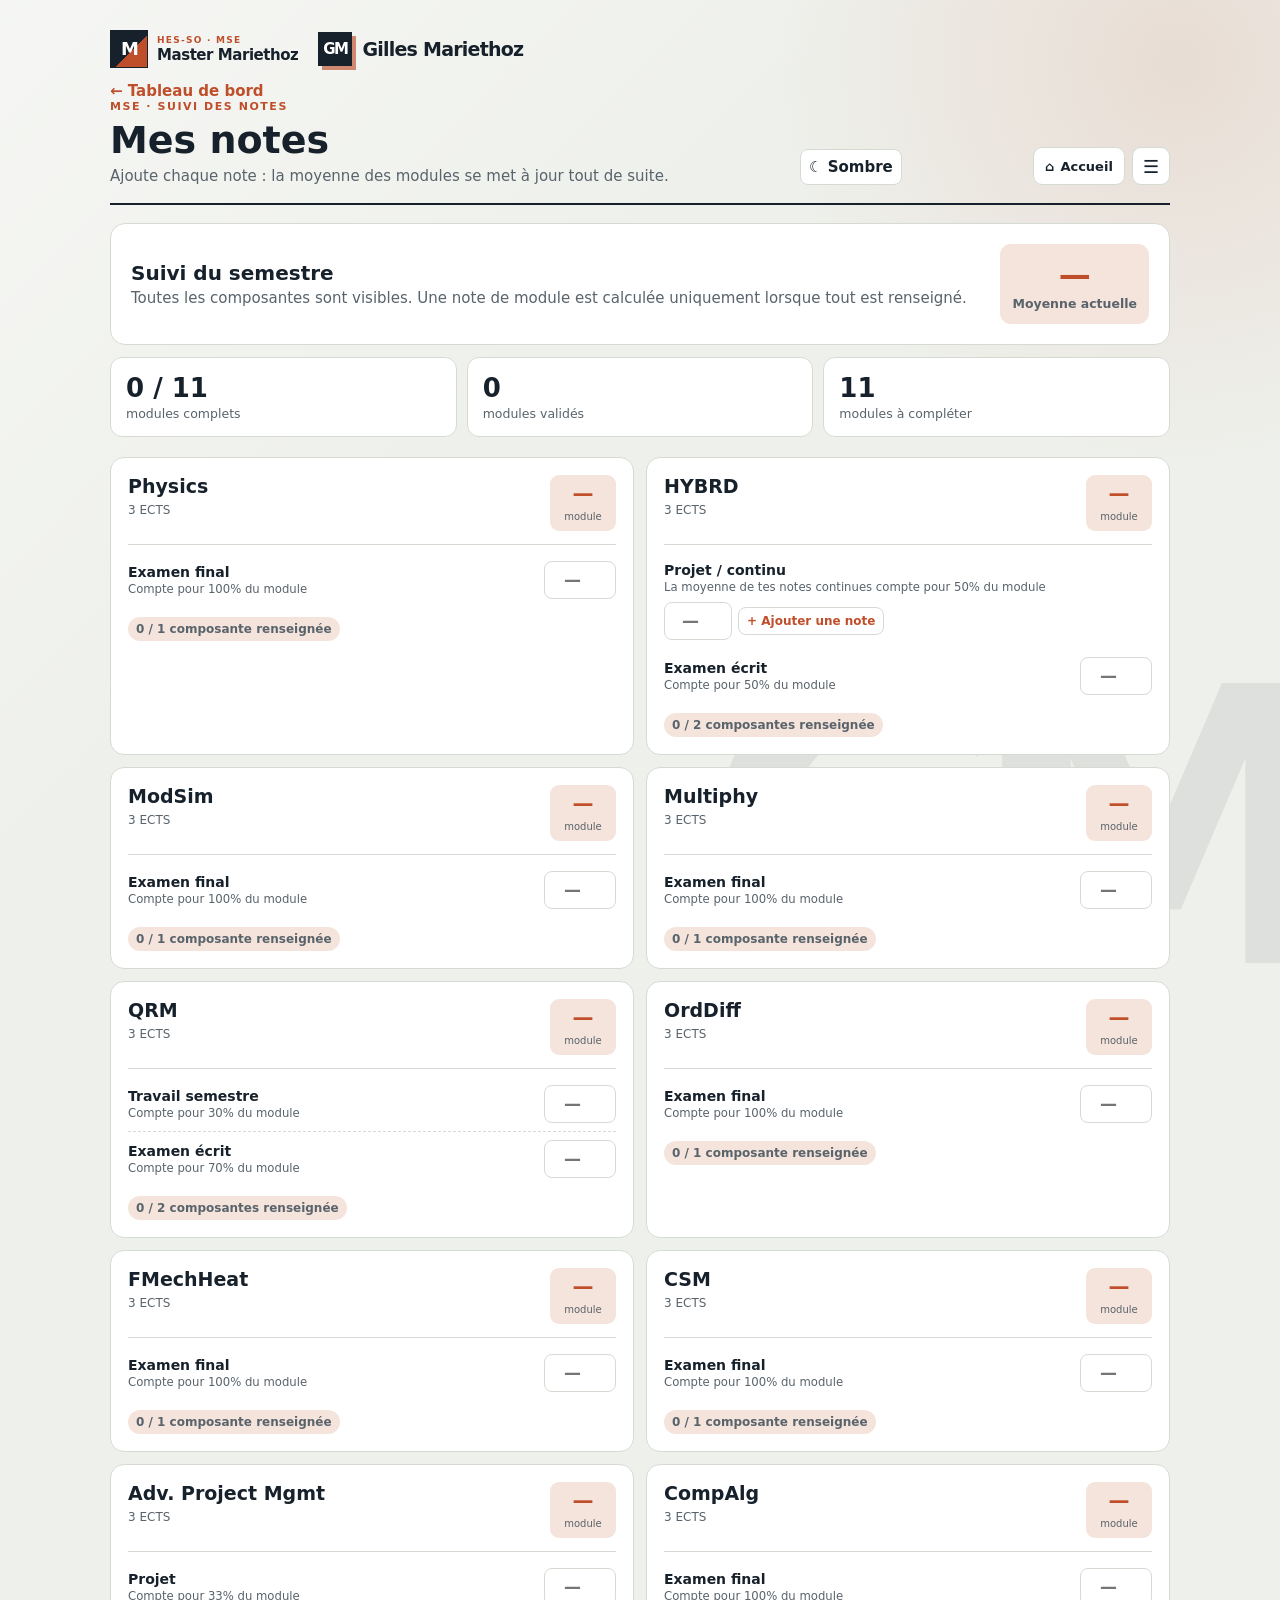
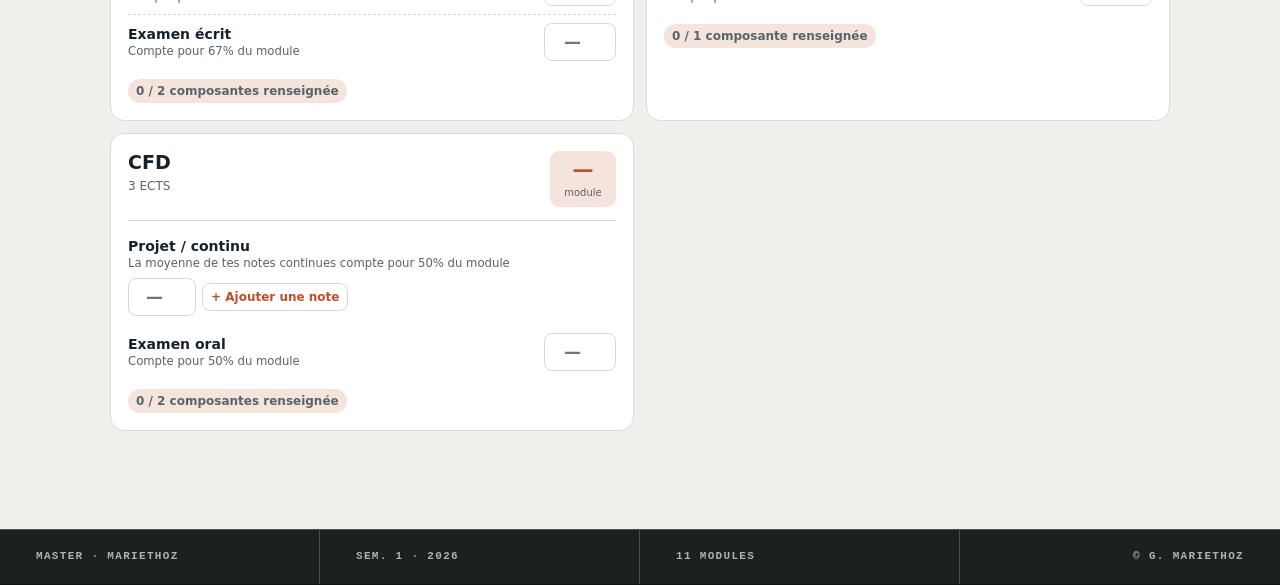
<file: notes.html>
<!doctype html><html lang="fr"><meta charset="utf-8"><meta name="viewport" content="width=device-width,initial-scale=1"><meta name="theme-color" content="#17212b"><link rel="manifest" href="manifest.json"><link rel="icon" href="icon.svg" type="image/svg+xml"><title>Notes · MSE</title><style>
:root{--bg:#eef0eb;--card:#fff;--ink:#17212b;--muted:#59636b;--line:#d5dad3;--a:#bf4f2b;--soft:#f5e4dc;--ok:#356d45;--warn:#a86e18}html[data-theme=dark]{--bg:#151b18;--card:#202722;--ink:#e7ece5;--muted:#aeb8ad;--line:#3a463d;--a:#ec875f;--soft:#482f26;--ok:#9aca9c;--warn:#e5bd68}*{box-sizing:border-box}body{margin:0;background:var(--bg);color:var(--ink);font:15px system-ui,-apple-system,sans-serif}.w{max-width:1100px;margin:auto;padding:30px 20px 70px}header{display:flex;justify-content:space-between;align-items:end;gap:15px;flex-wrap:wrap;border-bottom:2px solid var(--ink);padding-bottom:18px}a{color:var(--a)}.ey{font-size:11px;color:var(--a);font-weight:800;letter-spacing:.14em}h1{font-size:38px;margin:5px 0}.muted,small{color:var(--muted)}button,input{font:inherit;color:var(--ink);background:var(--card);border:1px solid var(--line);border-radius:8px;padding:8px}.btn{font-weight:700;cursor:pointer}.back{font-weight:700;text-decoration:none}.hero{display:flex;justify-content:space-between;align-items:center;gap:20px;background:var(--card);border:1px solid var(--line);border-radius:15px;padding:20px;margin-top:18px}.hero h2{margin:0 0 4px;font-size:20px}.hero-score{min-width:128px;text-align:center;padding:12px;border-radius:11px;background:var(--soft)}.hero-score b{display:block;font-size:32px;color:var(--a)}.hero-score small{font-weight:700}.stats{display:grid;grid-template-columns:repeat(3,1fr);gap:10px;margin:12px 0 20px}.stat{background:var(--card);border:1px solid var(--line);border-radius:12px;padding:15px}.stat b{font-size:26px;display:block}.stat small{display:block;margin-top:3px}.modules{display:grid;grid-template-columns:repeat(2,minmax(0,1fr));gap:12px}.module{background:var(--card);border:1px solid var(--line);border-radius:14px;padding:17px}.module-head{display:flex;justify-content:space-between;gap:10px;align-items:start;padding-bottom:13px;border-bottom:1px solid var(--line)}.module h2{font-size:19px;margin:0 0 3px}.ects{font-size:12px;color:var(--muted)}.grade{min-width:66px;text-align:center;padding:7px;border-radius:9px;background:var(--soft);color:var(--a)}.grade b{display:block;font-size:21px}.grade small{font-size:10px}.components{padding-top:8px}.component{display:grid;grid-template-columns:1fr 72px;gap:9px;align-items:center;padding:8px 0}.component+.component{border-top:1px dashed var(--line)}.component label{font-size:14px;font-weight:650}.component label small{display:block;font-weight:400;margin-top:2px}.mark{width:72px;text-align:center;font-weight:700;font-size:17px}.continuous{display:block;padding:9px 0}.continuous label{display:block;font-size:14px;font-weight:650}.continuous label small{display:block;font-weight:400;margin-top:2px}.marks-row{display:flex;gap:6px;align-items:center;flex-wrap:wrap;margin-top:8px}.marks-row .mark{width:68px}.add-mark{padding:6px 8px;color:var(--a);font-size:12px;font-weight:700;cursor:pointer}.status{display:inline-block;margin-top:10px;padding:5px 8px;border-radius:999px;background:var(--soft);color:var(--muted);font-size:12px;font-weight:700}.status.ok{color:var(--ok)}.status.warn{color:var(--warn)}@media(max-width:720px){.modules{grid-template-columns:1fr}.hero{align-items:flex-start}.stats{grid-template-columns:1fr 1fr}}@media(max-width:430px){.w{padding:22px 14px}.stats{grid-template-columns:1fr}.hero-score{min-width:95px}h1{font-size:32px}}
</style><body><main class="w"><header><div><a class="back" href="index.html">← Tableau de bord</a><div class="ey">MSE · SUIVI DES NOTES</div><h1>Mes notes</h1><div class="muted">Ajoute chaque note : la moyenne des modules se met à jour tout de suite.</div></div><button class="btn" id="theme">☾ Sombre</button></header><section class="hero"><div><h2>Suivi du semestre</h2><div class="muted">Toutes les composantes sont visibles. Une note de module est calculée uniquement lorsque tout est renseigné.</div></div><div class="hero-score"><b id="avg">—</b><small>Moyenne actuelle</small></div></section><section class="stats"><div class="stat"><b id="complete">0 / 11</b><small>modules complets</small></div><div class="stat"><b id="valid">0</b><small>modules validés</small></div><div class="stat"><b id="remaining">11</b><small>modules à compléter</small></div></section><section class="modules" id="modules" aria-label="Modules et composantes"></section></main><script>
const M=[['Physics',[['Examen final',1]]],['HYBRD',[['Projet / continu',.5,true],['Examen écrit',.5]]],['ModSim',[['Examen final',1]]],['Multiphy',[['Examen final',1]]],['QRM',[['Travail semestre',.3],['Examen écrit',.7]]],['OrdDiff',[['Examen final',1]]],['FMechHeat',[['Examen final',1]]],['CSM',[['Examen final',1]]],['Adv. Project Mgmt',[['Projet',1/3],['Examen écrit',2/3]]],['CompAlg',[['Examen final',1]]],['CFD',[['Projet / continu',.5,true],['Examen oral',.5]]]];
let G=JSON.parse(localStorage.getItem('mse.marks')||'{}');
function save(){localStorage.setItem('mse.marks',JSON.stringify(G))}
const valid=value=>+value>=1&&+value<=6;
const noteList=value=>Array.isArray(value)?value:(value===undefined||value===''?[]:[value]);
function render(){let sum=0,done=0,passed=0,finals={};modules.innerHTML='';M.forEach(([name,parts],i)=>{const values=G[i]||{};const gradeFor=(part,j)=>{const [,weight,multi]=part;const list=multi?noteList(values[j]):[values[j]];return list.length&&list.every(valid)?list.reduce((total,value)=>total+(+value),0)/list.length:null};const scores=parts.map(gradeFor);const filled=scores.filter(score=>score!==null).length;const complete=filled===parts.length;const grade=complete?parts.reduce((total,[,weight],j)=>total+scores[j]*weight,0):null;if(complete){sum+=grade;done++;finals[i]=grade;if(grade>=4)passed++}const lines=parts.map(([label,weight,multi],j)=>{if(!multi)return `<div class="component"><label for="mark-${i}-${j}">${label}<small>Compte pour ${Math.round(weight*100)}% du module</small></label><input class="mark" id="mark-${i}-${j}" data-i="${i}" data-j="${j}" type="number" min="1" max="6" step="0.1" inputmode="decimal" placeholder="—" value="${values[j]??''}"></div>`;const list=noteList(values[j]);const inputs=(list.length?list:['']).map((value,k)=>`<input class="mark" data-i="${i}" data-j="${j}" data-k="${k}" type="number" min="1" max="6" step="0.1" inputmode="decimal" placeholder="—" value="${value}">`).join('');return `<div class="continuous"><label>${label}<small>La moyenne de tes notes continues compte pour ${Math.round(weight*100)}% du module</small></label><div class="marks-row">${inputs}<button class="add-mark" data-add="${i}" data-part="${j}" type="button">+ Ajouter une note</button></div></div>`}).join('');const status=complete?(grade>=4?'<span class="status ok">✓ Module validé</span>':'<span class="status warn">À consolider</span>'):`<span class="status">${filled} / ${parts.length} composante${parts.length>1?'s':''} renseignée${filled>1?'s':''}</span>`;modules.innerHTML+=`<article class="module"><div class="module-head"><div><h2>${name}</h2><span class="ects">3 ECTS</span></div><div class="grade"><b>${grade===null?'—':grade.toFixed(2)}</b><small>module</small></div></div><div class="components">${lines}</div>${status}</article>`});avg.textContent=done?(sum/done).toFixed(2):'—';complete.textContent=`${done} / 11`;valid.textContent=passed;remaining.textContent=11-done;localStorage.setItem('mse.grades',JSON.stringify(finals));document.querySelectorAll('.mark').forEach(input=>input.onchange=()=>{const {i,j,k}=input.dataset;G[i]??={};if(k===undefined){if(input.value==='')delete G[i][j];else G[i][j]=input.value}else{const list=noteList(G[i][j]);if(input.value==='')list.splice(+k,1);else list[+k]=input.value;G[i][j]=list}save();render()});document.querySelectorAll('[data-add]').forEach(button=>button.onclick=()=>{const {add,part}=button.dataset;G[add]??={};G[add][part]=noteList(G[add][part]);G[add][part].push('');save();render()})}
function paintTheme(){const current=localStorage.getItem('mse.theme')==='dark'?'dark':'light';document.documentElement.dataset.theme=current;theme.textContent=current==='light'?'☾ Sombre':'☀︎ Clair'}theme.onclick=()=>{localStorage.setItem('mse.theme',localStorage.getItem('mse.theme')==='dark'?'light':'dark');paintTheme()};paintTheme();render();
</script><script src="branding.js"></script></body></html>
</file>
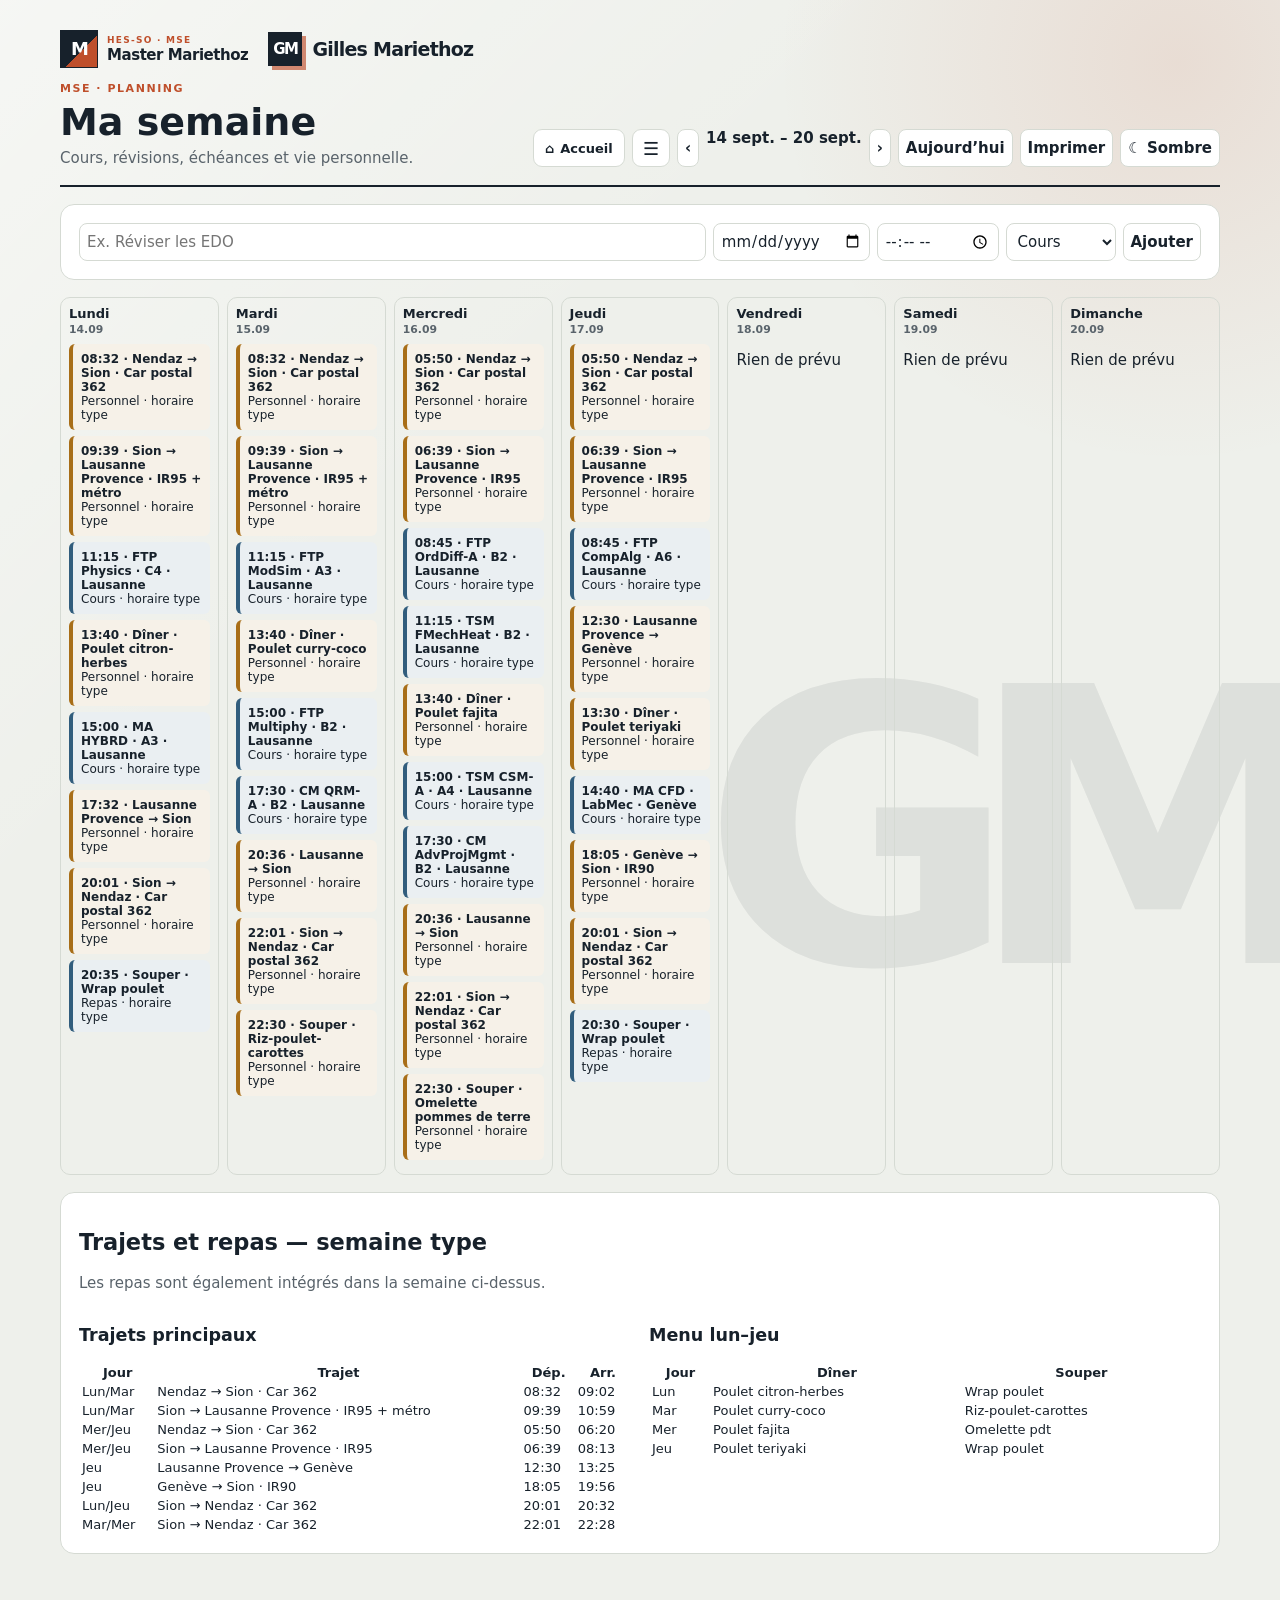
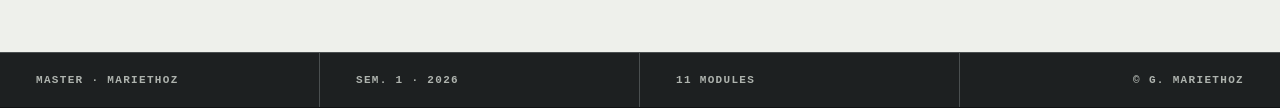
<file: planning.html>
<!doctype html><html lang="fr"><meta charset="utf-8"><meta name="viewport" content="width=device-width,initial-scale=1"><meta name="theme-color" content="#17212b"><link rel="manifest" href="manifest.json"><link rel="icon" href="icon.svg" type="image/svg+xml"><title>Planning · MSE</title><script defer src="planning-details.js"></script><script defer src="recurring-planning.js"></script><script defer src="planning-enhancements.js"></script><style>
:root{--bg:#eef0eb;--card:#fff;--ink:#17212b;--muted:#59636b;--line:#d5dad3;--a:#bf4f2b;--blue:#315d7d;--green:#356d45;--gold:#a86e18}html[data-theme=dark]{--bg:#151b18;--card:#202722;--ink:#e7ece5;--muted:#aeb8ad;--line:#3a463d;--a:#ec875f;--blue:#9ac4e0;--green:#9aca9c;--gold:#e5bd68}*{box-sizing:border-box}body{margin:0;background:var(--bg);color:var(--ink);font:15px system-ui}.w{max-width:1200px;margin:auto;padding:30px 20px 70px}header{display:flex;justify-content:space-between;align-items:end;gap:12px;flex-wrap:wrap;border-bottom:2px solid var(--ink);padding-bottom:18px}a{color:var(--a)}.ey{font-size:11px;font-weight:800;color:var(--a);letter-spacing:.14em}h1{font-size:38px;margin:5px 0}.muted{color:var(--muted)}button,input,select{font:inherit;color:var(--ink);background:var(--card);border:1px solid var(--line);border-radius:8px;padding:7px}.btn{font-weight:700;cursor:pointer}.controls,.form{display:flex;gap:7px;flex-wrap:wrap}.panel{background:var(--card);border:1px solid var(--line);border-radius:14px;padding:18px;margin-top:17px}.form input:first-child{flex:1;min-width:200px}.week{display:grid;grid-template-columns:repeat(7,1fr);gap:8px;margin-top:17px}.day{min-height:330px;border:1px solid var(--line);border-radius:10px;padding:8px}.day h2{font-size:13px;margin:0 0 8px}.day small{color:var(--muted)}.event{margin:6px 0;padding:8px;border-left:4px solid var(--blue);background:color-mix(in srgb,var(--blue) 10%,var(--card));border-radius:6px;font-size:12px}.event.revision{border-color:var(--green);background:color-mix(in srgb,var(--green) 10%,var(--card))}.event.échéance{border-color:var(--a);background:color-mix(in srgb,var(--a) 10%,var(--card))}.event.personnel{border-color:var(--gold);background:color-mix(in srgb,var(--gold) 10%,var(--card))}.event b{display:block}.event button{float:right;border:0;background:none;padding:0;color:var(--a);cursor:pointer}@media(max-width:850px){.week{grid-template-columns:repeat(2,1fr)}}
</style><body><main class="w"><header><div><a href="index.html">← Tableau de bord</a><div class="ey">MSE · PLANNING</div><h1>Ma semaine</h1><div class="muted">Cours, révisions, échéances et vie personnelle.</div></div><div class="controls"><button id="prev" class="btn">‹</button><b id="range"></b><button id="next" class="btn">›</button><button id="today" class="btn">Aujourd’hui</button><button id="theme" class="btn">☾ Sombre</button></div></header><section class="panel"><div class="form"><input id="title" placeholder="Ex. Réviser les EDO"><input id="date" type="date"><input id="time" type="time"><select id="kind"><option>Cours</option><option>Révision</option><option>Échéance</option><option>Personnel</option></select><button id="add" class="btn">Ajouter</button></div></section><section class="week" id="week"></section></main><script>
let events=JSON.parse(localStorage.getItem('mse.events')||'[]');function monday(d){d=new Date(d);d.setDate(d.getDate()-((d.getDay()+6)%7));d.setHours(0,0,0,0);return d}let start=monday(new Date());const iso=d=>d.toISOString().slice(0,10);const cls=x=>x.toLowerCase().replace('é','e');function save(){localStorage.setItem('mse.events',JSON.stringify(events))}function draw(){const end=new Date(start);end.setDate(end.getDate()+6);range.textContent=start.toLocaleDateString('fr-CH',{day:'2-digit',month:'short'})+' – '+end.toLocaleDateString('fr-CH',{day:'2-digit',month:'short'});week.innerHTML='';['Lundi','Mardi','Mercredi','Jeudi','Vendredi','Samedi','Dimanche'].forEach((name,i)=>{let d=new Date(start);d.setDate(d.getDate()+i);let box=document.createElement('article');box.className='day';box.innerHTML=`<h2>${name}<br><small>${d.toLocaleDateString('fr-CH',{day:'2-digit',month:'2-digit'})}</small></h2>`;events.filter(e=>e.date===iso(d)).sort((a,b)=>(a.time||'').localeCompare(b.time||'')).forEach((e,idx)=>{let el=document.createElement('div');el.className='event '+cls(e.kind);el.innerHTML=`<button title="Supprimer">×</button><b>${e.time||'—'} · ${e.title}</b>${e.kind}`;el.querySelector('button').onclick=()=>{events.splice(events.indexOf(e),1);save();draw()};box.append(el)});week.append(box)})}add.onclick=()=>{if(!title.value.trim()||!date.value)return;events.push({title:title.value.trim(),date:date.value,time:time.value,kind:kind.value});title.value='';time.value='';save();draw()};prev.onclick=()=>{start.setDate(start.getDate()-7);draw()};next.onclick=()=>{start.setDate(start.getDate()+7);draw()};today.onclick=()=>{start=monday(new Date());draw()};function paint(){let t=localStorage.getItem('mse.theme')||'light';document.documentElement.dataset.theme=t;theme.textContent=t==='light'?'☾ Sombre':'☀︎ Clair'}theme.onclick=()=>{localStorage.setItem('mse.theme',(localStorage.getItem('mse.theme')||'light')==='light'?'dark':'light');paint()};paint();draw();
</script><script>if(events.length===0){events=[{date:'2026-09-14',time:'08:32',title:'Nendaz → Sion · Car postal 362',kind:'Personnel'},{date:'2026-09-14',time:'09:39',title:'Sion → Lausanne Provence · IR95 + métro',kind:'Personnel'},{date:'2026-09-14',time:'11:15',title:'FTP Physics · C4 · Lausanne',kind:'Cours'},{date:'2026-09-14',time:'15:00',title:'MA HYBRD · A3 · Lausanne',kind:'Cours'},{date:'2026-09-14',time:'17:32',title:'Lausanne Provence → Sion',kind:'Personnel'},{date:'2026-09-14',time:'20:01',title:'Sion → Nendaz · Car postal 362',kind:'Personnel'},{date:'2026-09-15',time:'08:32',title:'Nendaz → Sion · Car postal 362',kind:'Personnel'},{date:'2026-09-15',time:'09:39',title:'Sion → Lausanne Provence · IR95 + métro',kind:'Personnel'},{date:'2026-09-15',time:'11:15',title:'FTP ModSim · A3 · Lausanne',kind:'Cours'},{date:'2026-09-15',time:'15:00',title:'FTP Multiphy · B2 · Lausanne',kind:'Cours'},{date:'2026-09-15',time:'17:30',title:'CM QRM-A · B2 · Lausanne',kind:'Cours'},{date:'2026-09-15',time:'20:36',title:'Lausanne → Sion',kind:'Personnel'},{date:'2026-09-15',time:'22:01',title:'Sion → Nendaz · Car postal 362',kind:'Personnel'},{date:'2026-09-16',time:'05:50',title:'Nendaz → Sion · Car postal 362',kind:'Personnel'},{date:'2026-09-16',time:'06:39',title:'Sion → Lausanne Provence · IR95',kind:'Personnel'},{date:'2026-09-16',time:'08:45',title:'FTP OrdDiff-A · B2 · Lausanne',kind:'Cours'},{date:'2026-09-16',time:'11:15',title:'TSM FMechHeat · B2 · Lausanne',kind:'Cours'},{date:'2026-09-16',time:'15:00',title:'TSM CSM-A · A4 · Lausanne',kind:'Cours'},{date:'2026-09-16',time:'17:30',title:'CM AdvProjMgmt · B2 · Lausanne',kind:'Cours'},{date:'2026-09-16',time:'20:36',title:'Lausanne → Sion',kind:'Personnel'},{date:'2026-09-16',time:'22:01',title:'Sion → Nendaz · Car postal 362',kind:'Personnel'},{date:'2026-09-17',time:'05:50',title:'Nendaz → Sion · Car postal 362',kind:'Personnel'},{date:'2026-09-17',time:'06:39',title:'Sion → Lausanne Provence · IR95',kind:'Personnel'},{date:'2026-09-17',time:'08:45',title:'FTP CompAlg · A6 · Lausanne',kind:'Cours'},{date:'2026-09-17',time:'12:30',title:'Lausanne Provence → Genève',kind:'Personnel'},{date:'2026-09-17',time:'14:40',title:'MA CFD · LabMec · Genève',kind:'Cours'},{date:'2026-09-17',time:'18:05',title:'Genève → Sion · IR90',kind:'Personnel'},{date:'2026-09-17',time:'20:01',title:'Sion → Nendaz · Car postal 362',kind:'Personnel'}];save()}start=new Date('2026-09-14T12:00');draw();</script></body></html>
</file>
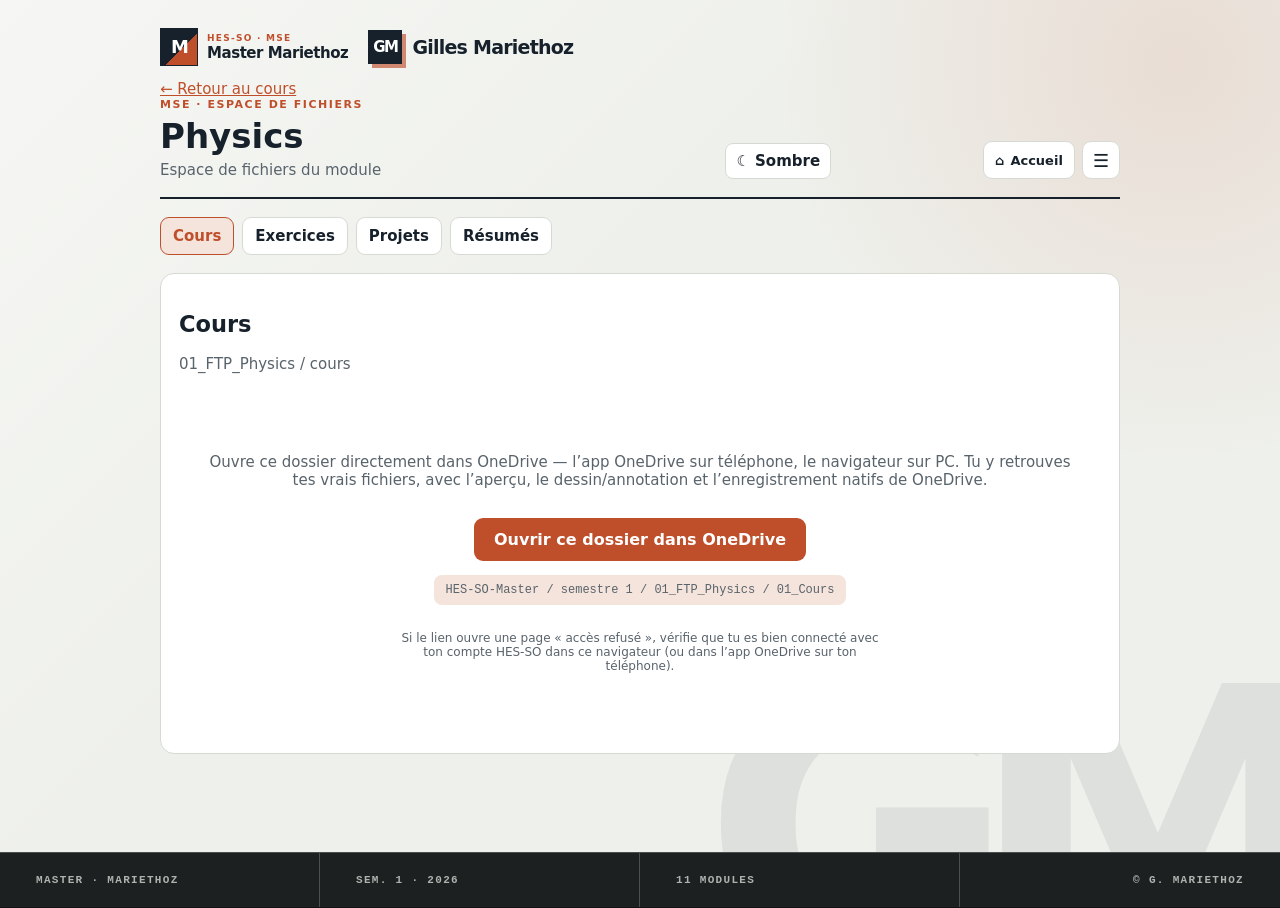
<file: workspace.html>
<!doctype html><html lang="fr"><meta charset="utf-8"><meta name="viewport" content="width=device-width,initial-scale=1"><meta name="theme-color" content="#17212b"><link rel="manifest" href="manifest.json"><link rel="icon" href="icon.svg" type="image/svg+xml"><title>Fichiers · MSE</title><style>
:root{--bg:#eef0eb;--card:#fff;--ink:#17212b;--muted:#59636b;--line:#d5dad3;--a:#bf4f2b;--soft:#f5e4dc}html[data-theme=dark]{--bg:#151b18;--card:#202722;--ink:#e7ece5;--muted:#aeb8ad;--line:#3a463d;--a:#ec875f;--soft:#482f26}*{box-sizing:border-box}body{margin:0;background:var(--bg);color:var(--ink);font:15px system-ui}.w{max-width:1000px;margin:auto;padding:28px 20px 70px}header{display:flex;justify-content:space-between;align-items:end;gap:12px;flex-wrap:wrap;border-bottom:2px solid var(--ink);padding-bottom:18px}a{color:var(--a)}.ey{font-size:11px;color:var(--a);font-weight:800;letter-spacing:.14em}h1{font-size:34px;margin:5px 0}.muted{color:var(--muted)}button{font:inherit;font-weight:700;padding:8px 10px;border:1px solid var(--line);border-radius:8px;background:var(--card);color:var(--ink);cursor:pointer}.tabs{display:flex;gap:8px;flex-wrap:wrap;margin:18px 0}.tab{padding:9px 12px;border:1px solid var(--line);border-radius:9px;background:var(--card);text-decoration:none;color:var(--ink);font-weight:700}.tab.active{background:var(--soft);border-color:var(--a);color:var(--a)}.panel{background:var(--card);border:1px solid var(--line);border-radius:14px;padding:18px}.open-box{display:grid;place-items:center;gap:14px;padding:50px 20px;text-align:center}.open-box a.btn{background:var(--a);border-color:var(--a);color:#fff;padding:12px 20px;font-size:16px;text-decoration:none;border-radius:9px;font-weight:800}.open-box .path{font-family:ui-monospace,"Cascadia Code",monospace;font-size:12px;color:var(--muted);background:var(--soft);padding:8px 12px;border-radius:8px;word-break:break-all}.notice{font-size:12px;color:var(--muted);text-align:center;max-width:480px}
</style><body><main class="w"><header><div><a id="back">← Retour au cours</a><div class="ey">MSE · ESPACE DE FICHIERS</div><h1 id="title"></h1><div class="muted" id="sub"></div></div><button id="theme">☾ Sombre</button></header><nav id="tabs" class="tabs"></nav><section class="panel"><h2 id="sectionTitle"></h2><p id="path" class="muted"></p><div class="open-box"><p class="muted">Ouvre ce dossier directement dans OneDrive — l’app OneDrive sur téléphone, le navigateur sur PC. Tu y retrouves tes vrais fichiers, avec l’aperçu, le dessin/annotation et l’enregistrement natifs de OneDrive.</p><a class="btn" id="openFolder" href="#" target="_blank" rel="noopener">Ouvrir ce dossier dans OneDrive</a><code class="path" id="fullPath"></code><p class="notice">Si le lien ouvre une page « accès refusé », vérifie que tu es bien connecté avec ton compte HES-SO dans ce navigateur (ou dans l’app OneDrive sur ton téléphone).</p></div></section></main><script src="onedrive-links.js"></script><script>
const modules=MSEOneDriveLinks.MODULES.map((slug,index)=>[slug,['Physics','HYBRD','ModSim','Multiphy','QRM','OrdDiff','FMechHeat','CSM','Adv. Project Mgmt','CompAlg','CFD'][index]]);
const sections=[['cours','Cours'],['exercices','Exercices'],['projets','Projets'],['resumes','Résumés']];
const q=new URLSearchParams(location.search),raw=Number(q.get('m')),i=Number.isInteger(raw)&&raw>=0&&raw<modules.length?raw:0,section=sections.some(([id])=>id===q.get('s'))?q.get('s'):'cours',module=modules[i],sectionInfo=sections.find(([id])=>id===section);
title.textContent=module[1];sub.textContent='Espace de fichiers du module';sectionTitle.textContent=sectionInfo[1];path.textContent=`${module[0]} / ${section}`;back.href=`index.html?cours=${i}`;tabs.innerHTML=sections.map(([id,label])=>`<a class="tab ${id===section?'active':''}" href="workspace.html?m=${i}&s=${id}">${label}</a>`).join('');
openFolder.href=MSEOneDriveLinks.folderUrl(i,section);fullPath.textContent=`HES-SO-Master / semestre 1 / ${module[0]} / ${MSEOneDriveLinks.SECTIONS[section]}`;
function paint(){const mode=localStorage.getItem('mse.theme')==='dark'?'dark':'light';document.documentElement.dataset.theme=mode;theme.textContent=mode==='light'?'☾ Sombre':'☀︎ Clair'}theme.onclick=()=>{localStorage.setItem('mse.theme',localStorage.getItem('mse.theme')==='dark'?'light':'dark');paint()};paint();
</script><script src="branding.js"></script></body></html>
</file>
